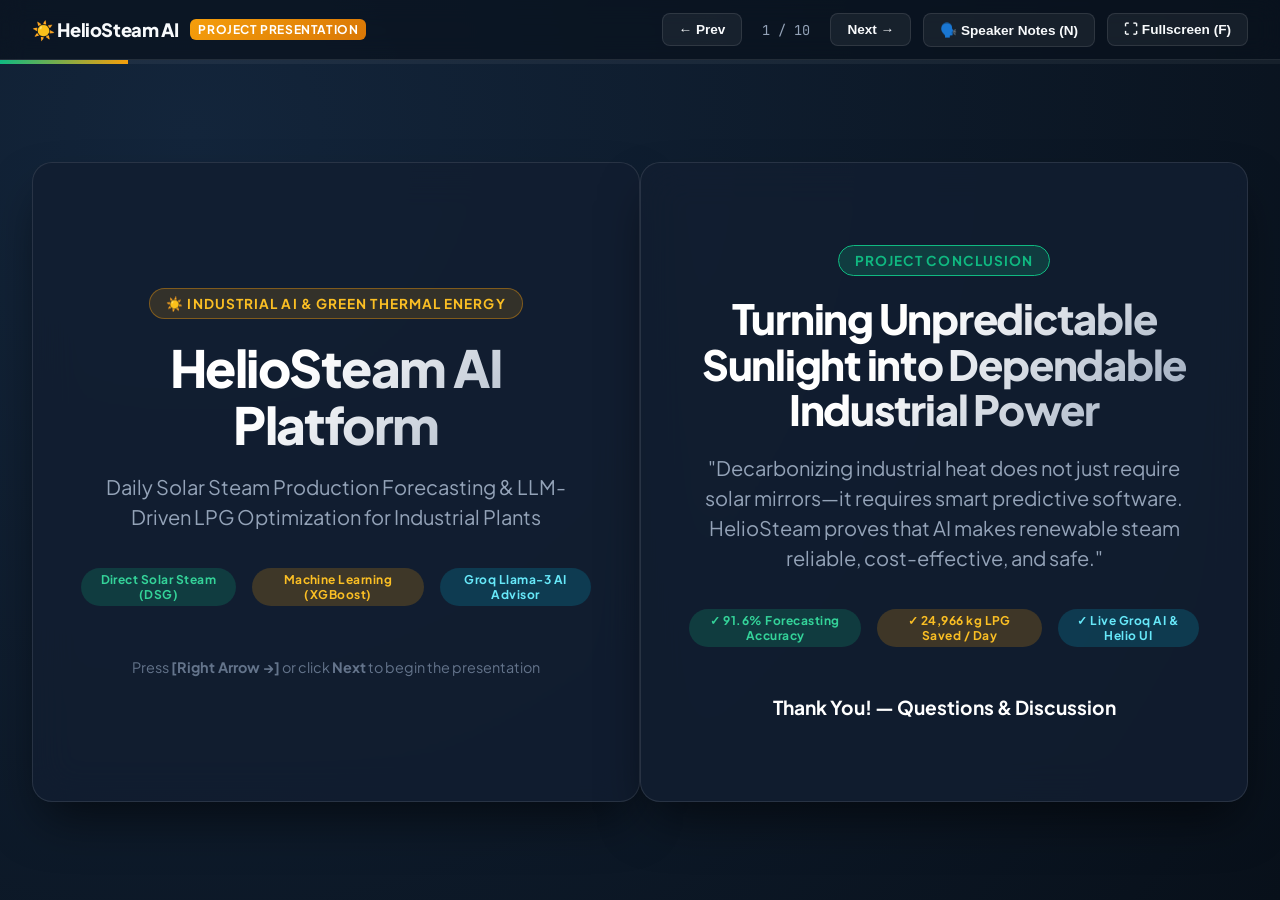
<file: frontend/presentation.html>
<!DOCTYPE html>
<html lang="en">
<head>
  <meta charset="UTF-8">
  <meta name="viewport" content="width=device-width, initial-scale=1.0">
  <title>HelioSteam AI — Project Presentation Deck</title>
  <link rel="preconnect" href="https://fonts.googleapis.com">
  <link rel="preconnect" href="https://fonts.gstatic.com" crossorigin>
  <link href="https://fonts.googleapis.com/css2?family=Plus+Jakarta+Sans:wght@400;500;600;700;800&family=JetBrains+Mono:wght@500;600&display=swap" rel="stylesheet">
  <style>
    :root {
      --bg: #09121d;
      --card-bg: rgba(18, 30, 49, 0.85);
      --card-border: rgba(255, 255, 255, 0.1);
      --accent-green: #10b981;
      --accent-emerald: #059669;
      --accent-amber: #f59e0b;
      --accent-cyan: #06b6d4;
      --accent-red: #ef4444;
      --text-main: #f8fafc;
      --text-muted: #94a3b8;
      --text-dim: #64748b;
    }

    * {
      box-sizing: border-box;
      margin: 0;
      padding: 0;
    }

    body {
      font-family: 'Plus Jakarta Sans', -apple-system, BlinkMacSystemFont, sans-serif;
      background: radial-gradient(circle at 15% 15%, #13253b 0%, #08101a 100%);
      color: var(--text-main);
      min-height: 100vh;
      display: flex;
      flex-direction: column;
      overflow: hidden;
      user-select: none;
    }

    /* Top presentation navigation bar */
    .top-bar {
      height: 60px;
      padding: 0 32px;
      display: flex;
      align-items: center;
      justify-content: space-between;
      border-bottom: 1px solid var(--card-border);
      background: rgba(9, 18, 29, 0.7);
      backdrop-filter: blur(12px);
      z-index: 50;
    }

    .brand {
      display: flex;
      align-items: center;
      gap: 12px;
      font-weight: 800;
      font-size: 1.15rem;
      letter-spacing: -0.02em;
    }

    .brand-badge {
      background: linear-gradient(135deg, #f59e0b, #d97706);
      color: #fff;
      font-size: 0.75rem;
      padding: 3px 8px;
      border-radius: 6px;
      font-weight: 700;
      text-transform: uppercase;
      letter-spacing: 0.05em;
    }

    .nav-controls {
      display: flex;
      align-items: center;
      gap: 12px;
    }

    .btn-nav {
      background: rgba(255, 255, 255, 0.06);
      border: 1px solid var(--card-border);
      color: var(--text-main);
      padding: 8px 16px;
      border-radius: 8px;
      font-size: 0.85rem;
      font-weight: 600;
      cursor: pointer;
      display: flex;
      align-items: center;
      gap: 6px;
      transition: all 0.2s ease;
    }

    .btn-nav:hover {
      background: rgba(255, 255, 255, 0.12);
      border-color: rgba(255, 255, 255, 0.2);
    }

    .btn-nav.active {
      background: var(--accent-emerald);
      border-color: var(--accent-green);
      color: #fff;
    }

    .slide-counter {
      font-family: 'JetBrains Mono', monospace;
      font-size: 0.85rem;
      color: var(--text-muted);
      padding: 0 8px;
    }

    /* Presentation viewport */
    .viewport {
      flex: 1;
      display: flex;
      align-items: center;
      justify-content: center;
      padding: 32px;
      position: relative;
    }

    .slide {
      display: none;
      width: 100%;
      max-width: 1180px;
      height: 640px;
      background: var(--card-bg);
      border: 1px solid var(--card-border);
      border-radius: 20px;
      padding: 48px;
      box-shadow: 0 25px 50px -12px rgba(0, 0, 0, 0.6);
      backdrop-filter: blur(20px);
      flex-direction: column;
      position: relative;
      animation: fadeIn 0.3s ease-out;
    }

    .slide.active {
      display: flex;
    }

    @keyframes fadeIn {
      from { opacity: 0; transform: scale(0.98); }
      to { opacity: 1; transform: scale(1); }
    }

    /* Slide Header */
    .slide-header {
      margin-bottom: 24px;
    }

    .slide-category {
      font-size: 0.8rem;
      font-weight: 700;
      text-transform: uppercase;
      letter-spacing: 0.1em;
      color: var(--accent-amber);
      margin-bottom: 6px;
    }

    .slide-title {
      font-size: 2rem;
      font-weight: 800;
      letter-spacing: -0.02em;
      line-height: 1.2;
    }

    .slide-subtitle {
      font-size: 1rem;
      color: var(--text-muted);
      margin-top: 6px;
    }

    /* Slide Content Layouts */
    .slide-body {
      flex: 1;
      display: flex;
      flex-direction: column;
      justify-content: center;
    }

    .grid-2col {
      display: grid;
      grid-template-columns: 1fr 1fr;
      gap: 24px;
    }

    .grid-3col {
      display: grid;
      grid-template-columns: 1fr 1fr 1fr;
      gap: 20px;
    }

    .grid-4col {
      display: grid;
      grid-template-columns: repeat(4, 1fr);
      gap: 16px;
    }

    .card {
      background: rgba(255, 255, 255, 0.04);
      border: 1px solid var(--card-border);
      border-radius: 14px;
      padding: 24px;
      display: flex;
      flex-direction: column;
      gap: 12px;
    }

    .card.highlight {
      background: rgba(16, 185, 129, 0.08);
      border-color: rgba(16, 185, 129, 0.3);
    }

    .card.warning {
      background: rgba(245, 158, 11, 0.08);
      border-color: rgba(245, 158, 11, 0.3);
    }

    .card.danger {
      background: rgba(239, 68, 68, 0.08);
      border-color: rgba(239, 68, 68, 0.3);
    }

    .card-title {
      font-size: 1.1rem;
      font-weight: 700;
      display: flex;
      align-items: center;
      gap: 8px;
    }

    .card-text {
      font-size: 0.95rem;
      color: var(--text-muted);
      line-height: 1.5;
    }

    .bullet-list {
      list-style: none;
      display: flex;
      flex-direction: column;
      gap: 12px;
    }

    .bullet-item {
      display: flex;
      align-items: flex-start;
      gap: 12px;
      font-size: 1rem;
      color: var(--text-main);
      line-height: 1.4;
    }

    .bullet-icon {
      font-size: 1.1rem;
      line-height: 1.2;
    }

    .bullet-text strong {
      color: #fff;
    }

    .stat-box {
      background: rgba(255, 255, 255, 0.03);
      border: 1px solid var(--card-border);
      border-radius: 12px;
      padding: 20px;
      text-align: center;
    }

    .stat-val {
      font-size: 2.2rem;
      font-weight: 800;
      font-family: 'JetBrains Mono', monospace;
      color: var(--accent-green);
      line-height: 1.1;
    }

    .stat-label {
      font-size: 0.85rem;
      color: var(--text-muted);
      margin-top: 6px;
      font-weight: 600;
    }

    .stat-sub {
      font-size: 0.75rem;
      color: var(--text-dim);
      margin-top: 4px;
    }

    /* Speaker Notes Drawer */
    .speaker-notes-drawer {
      position: absolute;
      bottom: 0;
      left: 0;
      right: 0;
      background: rgba(12, 22, 36, 0.95);
      border-top: 1px solid rgba(245, 158, 11, 0.3);
      padding: 20px 32px;
      max-height: 180px;
      overflow-y: auto;
      border-radius: 0 0 20px 20px;
      display: none;
      backdrop-filter: blur(16px);
      z-index: 10;
    }

    .speaker-notes-drawer.open {
      display: block;
    }

    .notes-title {
      font-size: 0.8rem;
      font-weight: 800;
      text-transform: uppercase;
      letter-spacing: 0.08em;
      color: var(--accent-amber);
      margin-bottom: 6px;
      display: flex;
      align-items: center;
      gap: 6px;
    }

    .notes-content {
      font-size: 0.95rem;
      color: #e2e8f0;
      line-height: 1.5;
    }

    /* Progress bar */
    .progress-bar-container {
      height: 4px;
      background: rgba(255, 255, 255, 0.05);
      width: 100%;
    }

    .progress-bar {
      height: 100%;
      background: linear-gradient(90deg, #10b981, #f59e0b);
      width: 10%;
      transition: width 0.3s ease;
    }

    /* Pill Badges */
    .pill {
      display: inline-block;
      padding: 4px 10px;
      border-radius: 20px;
      font-size: 0.75rem;
      font-weight: 700;
      letter-spacing: 0.04em;
    }
    .pill-green { background: rgba(16, 185, 129, 0.2); color: #34d399; }
    .pill-amber { background: rgba(245, 158, 11, 0.2); color: #fbbf24; }
    .pill-blue  { background: rgba(6, 182, 212, 0.2); color: #67e8f9; }

    /* Title Slide Specifics */
    .title-slide {
      text-align: center;
      display: flex;
      flex-direction: column;
      align-items: center;
      justify-content: center;
      gap: 20px;
    }

    .title-badge {
      display: inline-flex;
      align-items: center;
      gap: 8px;
      background: rgba(245, 158, 11, 0.15);
      border: 1px solid rgba(245, 158, 11, 0.4);
      color: #fbbf24;
      padding: 6px 16px;
      border-radius: 30px;
      font-size: 0.85rem;
      font-weight: 700;
      text-transform: uppercase;
      letter-spacing: 0.08em;
    }

    .hero-title {
      font-size: 3.2rem;
      font-weight: 800;
      line-height: 1.1;
      letter-spacing: -0.03em;
      background: linear-gradient(135deg, #ffffff 40%, #94a3b8 100%);
      -webkit-background-clip: text;
      -webkit-text-fill-color: transparent;
    }

    .hero-sub {
      font-size: 1.25rem;
      color: var(--text-muted);
      max-width: 760px;
      line-height: 1.5;
    }

    .meta-pills {
      display: flex;
      gap: 16px;
      margin-top: 16px;
    }
  </style>
</head>
<body>

  <!-- Top Bar -->
  <div class="top-bar">
    <div class="brand">
      <span>☀️ HelioSteam AI</span>
      <span class="brand-badge">Project Presentation</span>
    </div>
    <div class="nav-controls">
      <button class="btn-nav" id="btnPrev" onclick="prevSlide()">← Prev</button>
      <span class="slide-counter" id="slideCounter">1 / 10</span>
      <button class="btn-nav" id="btnNext" onclick="nextSlide()">Next →</button>
      <button class="btn-nav" id="btnNotes" onclick="toggleNotes()">🗣️ Speaker Notes (N)</button>
      <button class="btn-nav" onclick="toggleFullScreen()">⛶ Fullscreen (F)</button>
    </div>
  </div>

  <div class="progress-bar-container">
    <div class="progress-bar" id="progressBar"></div>
  </div>

  <!-- Viewport -->
  <div class="viewport">

    <!-- SLIDE 1: Title Slide -->
    <div class="slide title-slide active" data-slide="1">
      <div class="title-badge">☀️ Industrial AI & Green Thermal Energy</div>
      <h1 class="hero-title">HelioSteam AI Platform</h1>
      <p class="hero-sub">Daily Solar Steam Production Forecasting & LLM-Driven LPG Optimization for Industrial Plants</p>
      <div class="meta-pills">
        <span class="pill pill-green">Direct Solar Steam (DSG)</span>
        <span class="pill pill-amber">Machine Learning (XGBoost)</span>
        <span class="pill pill-blue">Groq Llama-3 AI Advisor</span>
      </div>
      <div style="margin-top: 32px; font-size: 0.9rem; color: var(--text-dim);">
        Press <strong>[Right Arrow →]</strong> or click <strong>Next</strong> to begin the presentation
      </div>

      <div class="speaker-notes-drawer">
        <div class="notes-title">🗣️ Speaker Notes (Slide 1)</div>
        <div class="notes-content">
          "Good morning/afternoon everyone. Today, I am proud to present <strong>HelioSteam AI</strong>. This project bridges machine learning with industrial thermal engineering to solve a multi-million-dollar challenge: how industrial factories can dependably use free solar steam to replace expensive, polluting LPG fossil fuel boilers."
        </div>
      </div>
    </div>

    <!-- SLIDE 2: The Problem -->
    <div class="slide" data-slide="2">
      <div class="slide-header">
        <div class="slide-category">Problem Statement</div>
        <h2 class="slide-title">The Industrial Dilemma: Clean Solar vs. Reliable Steam</h2>
        <p class="slide-subtitle">Why factories burn expensive fossil fuel even when solar mirrors are installed</p>
      </div>
      <div class="slide-body">
        <div class="grid-2col">
          <div class="card danger">
            <div class="card-title">⚠️ The Industrial Constraint</div>
            <p class="card-text">
              Factories (textiles, pharma, food processing, chemicals) require <strong>uninterrupted, high-pressure steam 24/7</strong>. Even a 10-minute steam pressure drop shuts down production lines, costing thousands of dollars.
            </p>
            <div class="bullet-list">
              <div class="bullet-item">
                <span class="bullet-icon">☁️</span>
                <span class="bullet-text"><strong>Unpredictable Sunlight:</strong> Passing clouds or dust create sudden, rapid drops in solar steam output.</span>
              </div>
              <div class="bullet-item">
                <span class="bullet-icon">🔥</span>
                <span class="bullet-text"><strong>The "Fear Factor":</strong> Operators keep auxiliary LPG boilers burning on standby 24/7 just in case solar drops.</span>
              </div>
            </div>
          </div>
          <div class="card warning">
            <div class="card-title">💸 The Costly Consequences</div>
            <p class="card-text">
              Because operators cannot foresee weather variations hour-by-hour, clean energy is wasted and fuel consumption remains sky-high.
            </p>
            <div class="grid-2col" style="margin-top: 8px;">
              <div class="stat-box">
                <div class="stat-val" style="color: var(--accent-red);">24 Tons</div>
                <div class="stat-label">LPG Burned Daily</div>
                <div class="stat-sub">Parasitic backup firing</div>
              </div>
              <div class="stat-box">
                <div class="stat-val" style="color: var(--accent-amber);">$1.2M+</div>
                <div class="stat-label">Annual Fuel Waste</div>
                <div class="stat-sub">Heavy industrial cost</div>
              </div>
            </div>
          </div>
        </div>
      </div>
      <div class="speaker-notes-drawer">
        <div class="notes-title">🗣️ Speaker Notes (Slide 2)</div>
        <div class="notes-content">
          "Factories in textiles, pharmaceuticals, and food production need boiling steam 24 hours a day. Solar mirrors give free, green steam—but the sun is unpredictable. A single cloud cuts steam output. Because factories cannot stop their machines, operators leave fossil fuel boilers running on standby all day long out of fear. This wastes over 24,000 kg of gas every day and emits massive carbon pollution."
        </div>
      </div>
    </div>

    <!-- SLIDE 3: Objectives -->
    <div class="slide" data-slide="3">
      <div class="slide-header">
        <div class="slide-category">Core Objectives</div>
        <h2 class="slide-title">What We Set Out to Achieve</h2>
        <p class="slide-subtitle">Four pillar milestones uniting prediction, optimization, and intuitive operator guidance</p>
      </div>
      <div class="slide-body">
        <div class="grid-4col">
          <div class="card highlight">
            <div class="card-title">1. Predict Ahead</div>
            <p class="card-text">Forecast next-hour and 24-hour solar steam production (t/h) using real-time SCADA and weather telemetry.</p>
          </div>
          <div class="card highlight">
            <div class="card-title">2. Displace LPG</div>
            <p class="card-text">Calculate exact hours when solar output exceeds demand so the auxiliary LPG boiler can be safely shut off.</p>
          </div>
          <div class="card highlight">
            <div class="card-title">3. Optimize Storage</div>
            <p class="card-text">Intelligently schedule charging and discharging across 9 steam accumulator tanks to eliminate evening peak gas firing.</p>
          </div>
          <div class="card highlight">
            <div class="card-title">4. Simplify Control</div>
            <p class="card-text">Provide an interactive SVG character guide ("Helio") and natural-language AI chat to make complex operations effortless.</p>
          </div>
        </div>
      </div>
      <div class="speaker-notes-drawer">
        <div class="notes-title">🗣️ Speaker Notes (Slide 3)</div>
        <div class="notes-content">
          "Our project had four key objectives: First, predict solar steam output 1 hour and 24 hours ahead. Second, calculate exactly when the operator can safely shut off the LPG boiler. Third, optimize the plant's 9 thermal accumulator storage tanks so solar steam stored in the afternoon covers the night shift. And fourth, wrap everything in an intuitive UI with a character mascot and AI chat so any operator can use it without confusion."
        </div>
      </div>
    </div>

    <!-- SLIDE 4: Architecture & Dataset -->
    <div class="slide" data-slide="4">
      <div class="slide-header">
        <div class="slide-category">System Architecture & Telemetry</div>
        <h2 class="slide-title">Industrial Plant Setup & SCADA Telemetry</h2>
        <p class="slide-subtitle">Trained on 8,760 hours of real-world direct solar steam generation datasets</p>
      </div>
      <div class="slide-body">
        <div class="grid-2col">
          <div class="card">
            <div class="card-title">🏭 The Physical Plant Components</div>
            <ul class="bullet-list">
              <li class="bullet-item">
                <span class="bullet-icon">📡</span>
                <span class="bullet-text"><strong>Solar Field:</strong> East Field (Loops 1–10) + West Field (Loops 11–27) parabolic troughs.</span>
              </li>
              <li class="bullet-item">
                <span class="bullet-icon">🛢️</span>
                <span class="bullet-text"><strong>Thermal Storage:</strong> 9 Steam Accumulator pressure vessels (Tanks 1–9) operating at 62 barg.</span>
              </li>
              <li class="bullet-item">
                <span class="bullet-icon">🔥</span>
                <span class="bullet-text"><strong>Auxiliary Backup:</strong> LPG-fired boiler supplying 28.0 t/h peak steam requirement.</span>
              </li>
            </ul>
          </div>
          <div class="card">
            <div class="card-title">📊 Monitored Sensor Data</div>
            <ul class="bullet-list">
              <li class="bullet-item">
                <span class="bullet-icon">☀️</span>
                <span class="bullet-text"><strong>Solar Metrics:</strong> Global Horizontal Irradiance (GHI), East DNI, West DNI ($W/m^2$).</span>
              </li>
              <li class="bullet-item">
                <span class="bullet-icon">🌡️</span>
                <span class="bullet-text"><strong>Weather Factors:</strong> Ambient Temperature ($^\circ C$), Wind Speed ($km/h$).</span>
              </li>
              <li class="bullet-item">
                <span class="bullet-icon">⚙️</span>
                <span class="bullet-text"><strong>Hydraulics:</strong> Feedwater flows ($t/h$), collector pressures ($barg$), drum temperatures.</span>
              </li>
            </ul>
          </div>
        </div>
      </div>
      <div class="speaker-notes-drawer">
        <div class="notes-title">🗣️ Speaker Notes (Slide 4)</div>
        <div class="notes-content">
          "The dataset comes from an industrial parabolic trough solar thermal plant. It has an East solar field, a West solar field, and 9 high-pressure steam storage tanks. Every hour, our model ingests solar radiation data—GHI, East and West direct normal irradiance—plus wind speed, ambient temperature, and water pump flows to predict exact steam output."
        </div>
      </div>
    </div>

    <!-- SLIDE 5: Data Preprocessing -->
    <div class="slide" data-slide="5">
      <div class="slide-header">
        <div class="slide-category">Data Engineering</div>
        <h2 class="slide-title">Dataset Preprocessing & Sensor Resilience</h2>
        <p class="slide-subtitle">Transforming raw, noisy SCADA readings into robust machine learning inputs</p>
      </div>
      <div class="slide-body">
        <div class="grid-3col">
          <div class="card">
            <div class="card-title">🌙 1. Nighttime Zero-Filtering</div>
            <p class="card-text">
              Sensors produce small noise signals at night. All hours where $GHI \le 15.0\,W/m^2$ were mathematically clamped to prevent negative steam predictions.
            </p>
          </div>
          <div class="card">
            <div class="card-title">🛡️ 2. Resilient Median Imputation</div>
            <p class="card-text">
              Industrial sensors occasionally drop packets. We built an imputer using training medians so if a physical pyranometer fails, the model continues running seamlessly.
            </p>
          </div>
          <div class="card">
            <div class="card-title">📐 3. Diurnal & East/West Bias</div>
            <p class="card-text">
              Engineered directional features separating morning sun (East field) from afternoon sun (West field) to accurately match the sun's trajectory.
            </p>
          </div>
        </div>
      </div>
      <div class="speaker-notes-drawer">
        <div class="notes-title">🗣️ Speaker Notes (Slide 5)</div>
        <div class="notes-content">
          "Real factory data is noisy. We handled three major preprocessing steps: First, we filtered out nighttime sensor drift so the model never predicts negative steam. Second, we built median imputation so if an outdoor sensor drops off the network, the dashboard doesn't crash. Third, we engineered features for East vs. West fields because morning sun hits the East mirrors while afternoon sun hits the West mirrors."
        </div>
      </div>
    </div>

    <!-- SLIDE 6: Machine Learning Model -->
    <div class="slide" data-slide="6">
      <div class="slide-header">
        <div class="slide-category">Model Architecture</div>
        <h2 class="slide-title">Extreme Gradient Boosting (XGBoost Regressor)</h2>
        <p class="slide-subtitle">Capturing non-linear thermal inertia and optical geometries in milliseconds</p>
      </div>
      <div class="slide-body">
        <div class="grid-2col">
          <div class="card">
            <div class="card-title">🧠 Why XGBoost Over Other Models?</div>
            <ul class="bullet-list">
              <li class="bullet-item">
                <span class="bullet-icon">⚡</span>
                <span class="bullet-text"><strong>Thermal Inertia:</strong> Metal solar tubes take 45 minutes to warm up. Tree ensembles capture threshold effects far better than linear regression.</span>
              </li>
              <li class="bullet-item">
                <span class="bullet-icon">⏱️</span>
                <span class="bullet-text"><strong>Sub-5ms Latency:</strong> Executes instantaneously on edge servers without requiring heavy GPU infrastructure.</span>
              </li>
              <li class="bullet-item">
                <span class="bullet-icon">🔍</span>
                <span class="bullet-text"><strong>Interpretable:</strong> Provides exact feature importance rankings to build trust with plant engineers.</span>
              </li>
            </ul>
          </div>
          <div class="card highlight">
            <div class="card-title">🏆 Top Feature Importance</div>
            <ul class="bullet-list">
              <li class="bullet-item">
                <span class="bullet-icon">🥇</span>
                <span class="bullet-text"><strong>GHI (Solar Irradiance):</strong> 58.12% contribution</span>
              </li>
              <li class="bullet-item">
                <span class="bullet-icon">🥈</span>
                <span class="bullet-text"><strong>Steam Current (Lag-1):</strong> 18.24% contribution</span>
              </li>
              <li class="bullet-item">
                <span class="bullet-icon">🥉</span>
                <span class="bullet-text"><strong>West & East DNI:</strong> 12.98% combined contribution</span>
              </li>
              <li class="bullet-item">
                <span class="bullet-icon">🎖️</span>
                <span class="bullet-text"><strong>Hour & Feedwater:</strong> Balance of thermal physics</span>
              </li>
            </ul>
          </div>
        </div>
      </div>
      <div class="speaker-notes-drawer">
        <div class="notes-title">🗣️ Speaker Notes (Slide 6)</div>
        <div class="notes-content">
          "We chose XGBoost because solar thermal plants have thermal inertia—pipes take time to heat up. Linear models are too simplistic, and neural networks require heavy GPUs. XGBoost runs in under 5 milliseconds and explains its logic: Global Horizontal Irradiance accounts for 58% of the prediction, followed by the previous hour's steam output and direct normal irradiance."
        </div>
      </div>
    </div>

    <!-- SLIDE 7: Evaluation Results -->
    <div class="slide" data-slide="7">
      <div class="slide-header">
        <div class="slide-category">Evaluation & Benchmarks</div>
        <h2 class="slide-title">Model Accuracy & Benchmark Results</h2>
        <p class="slide-subtitle">Proven over 359 complete operational days across clear sky, cloudy, and overcast conditions</p>
      </div>
      <div class="slide-body">
        <div class="grid-4col">
          <div class="stat-box">
            <div class="stat-val">0.9158</div>
            <div class="stat-label">Hourly R² Score</div>
            <div class="stat-sub">91.6% variance explained</div>
          </div>
          <div class="stat-box">
            <div class="stat-val">2.08</div>
            <div class="stat-label">Hourly MAE (t/h)</div>
            <div class="stat-sub">57% lower than baseline</div>
          </div>
          <div class="stat-box">
            <div class="stat-val">0.9911</div>
            <div class="stat-label">Daily R² Score</div>
            <div class="stat-sub">Aggregated daily reliability</div>
          </div>
          <div class="stat-box">
            <div class="stat-val" style="color: var(--accent-amber);">+46.2%</div>
            <div class="stat-label">Skill Score</div>
            <div class="stat-sub">vs. industry persistence</div>
          </div>
        </div>
        <div class="card" style="margin-top: 20px;">
          <div class="card-title">📈 Key Evaluation Takeaways</div>
          <p class="card-text">
            Our model delivers an <strong>R² of 0.916 on hourly forecasts</strong> and an outstanding <strong>0.991 on daily cumulative steam</strong>. Compared to the persistence baseline (assuming the next hour equals the current hour), our model improves accuracy by <strong>+46.21%</strong>, successfully anticipating solar ramps and cloud cover transitions.
          </p>
        </div>
      </div>
      <div class="speaker-notes-drawer">
        <div class="notes-title">🗣️ Speaker Notes (Slide 7)</div>
        <div class="notes-content">
          "Looking at our validation metrics across 359 operating days: Our model achieves an R-squared of 0.916 on hourly predictions, and 0.991 on daily total steam. Our Mean Absolute Error is just 2.08 tons per hour. Most importantly, against the industry standard persistence baseline, our model demonstrates a 46.2% forecasting skill improvement."
        </div>
      </div>
    </div>

    <!-- SLIDE 8: Demonstration Walkthrough -->
    <div class="slide" data-slide="8">
      <div class="slide-header">
        <div class="slide-category">Live System Architecture</div>
        <h2 class="slide-title">HelioSteam User Experience & Demo Walkthrough</h2>
        <p class="slide-subtitle">5 structured steps designed for plant operators</p>
      </div>
      <div class="slide-body">
        <div class="grid-3col">
          <div class="card">
            <div class="card-title">📅 1. Multi-Year Selector</div>
            <p class="card-text">Switch seamlessly across 2025, 2026, and 2027 or select weather profiles (Clear Sky, Cloudy, Overcast).</p>
          </div>
          <div class="card">
            <div class="card-title">📊 2. 24h Production Phases</div>
            <p class="card-text">Interactive curve structured into Morning Warm-Up, Midday Peak, and Evening Stored Steam.</p>
          </div>
          <div class="card">
            <div class="card-title">🛢️ 3. Storage Optimization</div>
            <p class="card-text">Shows exact charging times for Tanks 1–9 and proves how 17 hours of Zero-LPG operation are achieved.</p>
          </div>
        </div>
        <div class="grid-2col" style="margin-top: 16px;">
          <div class="card highlight">
            <div class="card-title">🎮 4. 1-Click Stress Tests & Helio Guide</div>
            <p class="card-text">Instant challenges (Cloud Ambush, Dusty Mirrors, Rush Order) plus an animated mascot guide.</p>
          </div>
          <div class="card highlight">
            <div class="card-title">🤖 5. Groq Llama-3 AI Operator Chat</div>
            <p class="card-text">Real-time LLM advisory providing instant natural language technical guidance for plant engineers.</p>
          </div>
        </div>
      </div>
      <div class="speaker-notes-drawer">
        <div class="notes-title">🗣️ Speaker Notes (Slide 8)</div>
        <div class="notes-content">
          "Now let's look at the live software demo. We designed it in 5 structured steps: Step 1 lets the user pick any date across 2025 to 2027. Step 2 shows the 24-hour curve split into Morning Warm-up, Midday Peak, and Evening Stored Steam. Step 3 shows thermal storage optimization. Step 4 features 1-click stress tests like Cloud Ambush, guided by our character mascot Helio. And Step 5 integrates live Groq Llama-3 AI chat for operator support."
        </div>
      </div>
    </div>

    <!-- SLIDE 9: Economic & Environmental Impact -->
    <div class="slide" data-slide="9">
      <div class="slide-header">
        <div class="slide-category">Impact & ROI</div>
        <h2 class="slide-title">Measurable Economic & Environmental Returns</h2>
        <p class="slide-subtitle">Realized impact on a typical peak solar day (July 16)</p>
      </div>
      <div class="slide-body">
        <div class="grid-4col">
          <div class="stat-box">
            <div class="stat-val">945 t</div>
            <div class="stat-label">Solar Steam Made</div>
            <div class="stat-sub">Clean thermal output</div>
          </div>
          <div class="stat-box">
            <div class="stat-val" style="color: var(--accent-amber);">24,966 kg</div>
            <div class="stat-label">LPG Fuel Saved</div>
            <div class="stat-sub">In a single sunny day</div>
          </div>
          <div class="stat-box">
            <div class="stat-val">$22,969</div>
            <div class="stat-label">Daily Cost Savings</div>
            <div class="stat-sub">&gt; $1.2M projected/year</div>
          </div>
          <div class="stat-box">
            <div class="stat-val">74.9 t</div>
            <div class="stat-label">CO₂ Prevented</div>
            <div class="stat-sub">Clean green impact</div>
          </div>
        </div>
        <div class="card highlight" style="margin-top: 24px;">
          <div class="card-title">🌟 The Ultimate Operational Milestone</div>
          <p class="card-text" style="font-size: 1.05rem;">
            By pairing predictive XGBoost dispatch with 9 steam accumulator vessels, the plant achieves <strong>17 continuous hours of 100% Zero-LPG boiler operation</strong> on peak summer days—completely isolating the fossil-fuel burner from 06:00 to 23:00.
          </p>
        </div>
      </div>
      <div class="speaker-notes-drawer">
        <div class="notes-title">🗣️ Speaker Notes (Slide 9)</div>
        <div class="notes-content">
          "What does this mean in real business numbers? On a typical sunny day, our system manages 945 tons of solar steam. That saves nearly 25,000 kilograms of LPG, saves $22,969 dollars in a single day, and prevents 74.9 tons of CO2 from entering our atmosphere. That is equivalent to over 1.2 million dollars saved per year."
        </div>
      </div>
    </div>

    <!-- SLIDE 10: Conclusion -->
    <div class="slide title-slide" data-slide="10">
      <div class="title-badge" style="background: rgba(16, 185, 129, 0.2); border-color: var(--accent-green); color: var(--accent-green);">
        Project Conclusion
      </div>
      <h2 class="hero-title" style="font-size: 2.6rem;">Turning Unpredictable Sunlight into Dependable Industrial Power</h2>
      <p class="hero-sub">
        "Decarbonizing industrial heat does not just require solar mirrors—it requires smart predictive software. HelioSteam proves that AI makes renewable steam reliable, cost-effective, and safe."
      </p>
      <div class="meta-pills" style="margin-top: 16px;">
        <span class="pill pill-green">✓ 91.6% Forecasting Accuracy</span>
        <span class="pill pill-amber">✓ 24,966 kg LPG Saved / Day</span>
        <span class="pill pill-blue">✓ Live Groq AI & Helio UI</span>
      </div>
      <div style="margin-top: 28px; font-size: 1.2rem; font-weight: 700; color: #fff;">
        Thank You! — Questions & Discussion
      </div>

      <div class="speaker-notes-drawer">
        <div class="notes-title">🗣️ Speaker Notes (Slide 10)</div>
        <div class="notes-content">
          "In conclusion: Transitioning heavy manufacturing away from fossil fuels doesn't just require solar hardware—it requires smart predictive software. By bridging industrial SCADA telemetry with machine learning forecasting and generative AI decision support, HelioSteam transforms unpredictable solar energy into a dependable, cost-saving, and zero-emission industrial power source. Thank you, and I am now ready for your questions."
        </div>
      </div>
    </div>

  </div>

  <script>
    let currentSlide = 1;
    const totalSlides = 10;
    const notesDrawer = document.querySelectorAll('.speaker-notes-drawer');

    function updateSlide() {
      document.querySelectorAll('.slide').forEach(slide => {
        slide.classList.remove('active');
        if (parseInt(slide.getAttribute('data-slide')) === currentSlide) {
          slide.classList.add('active');
        }
      });
      document.getElementById('slideCounter').textContent = `${currentSlide} / ${totalSlides}`;
      document.getElementById('progressBar').style.width = `${(currentSlide / totalSlides) * 100}%`;
      document.getElementById('btnPrev').disabled = (currentSlide === 1);
      document.getElementById('btnNext').disabled = (currentSlide === totalSlides);
    }

    function nextSlide() {
      if (currentSlide < totalSlides) {
        currentSlide++;
        updateSlide();
      }
    }

    function prevSlide() {
      if (currentSlide > 1) {
        currentSlide--;
        updateSlide();
      }
    }

    function toggleNotes() {
      const btn = document.getElementById('btnNotes');
      const activeSlide = document.querySelector('.slide.active .speaker-notes-drawer');
      if (activeSlide) {
        activeSlide.classList.toggle('open');
        btn.classList.toggle('active');
      }
    }

    function toggleFullScreen() {
      if (!document.fullscreenElement) {
        document.documentElement.requestFullscreen();
      } else {
        if (document.exitFullscreen) {
          document.exitFullscreen();
        }
      }
    }

    document.addEventListener('keydown', (e) => {
      if (e.key === 'ArrowRight' || e.key === ' ' || e.key === 'PageDown') {
        nextSlide();
      } else if (e.key === 'ArrowLeft' || e.key === 'PageUp') {
        prevSlide();
      } else if (e.key.toLowerCase() === 'n') {
        toggleNotes();
      } else if (e.key.toLowerCase() === 'f') {
        toggleFullScreen();
      }
    });

    updateSlide();
  </script>
</body>
</html>
</file>
